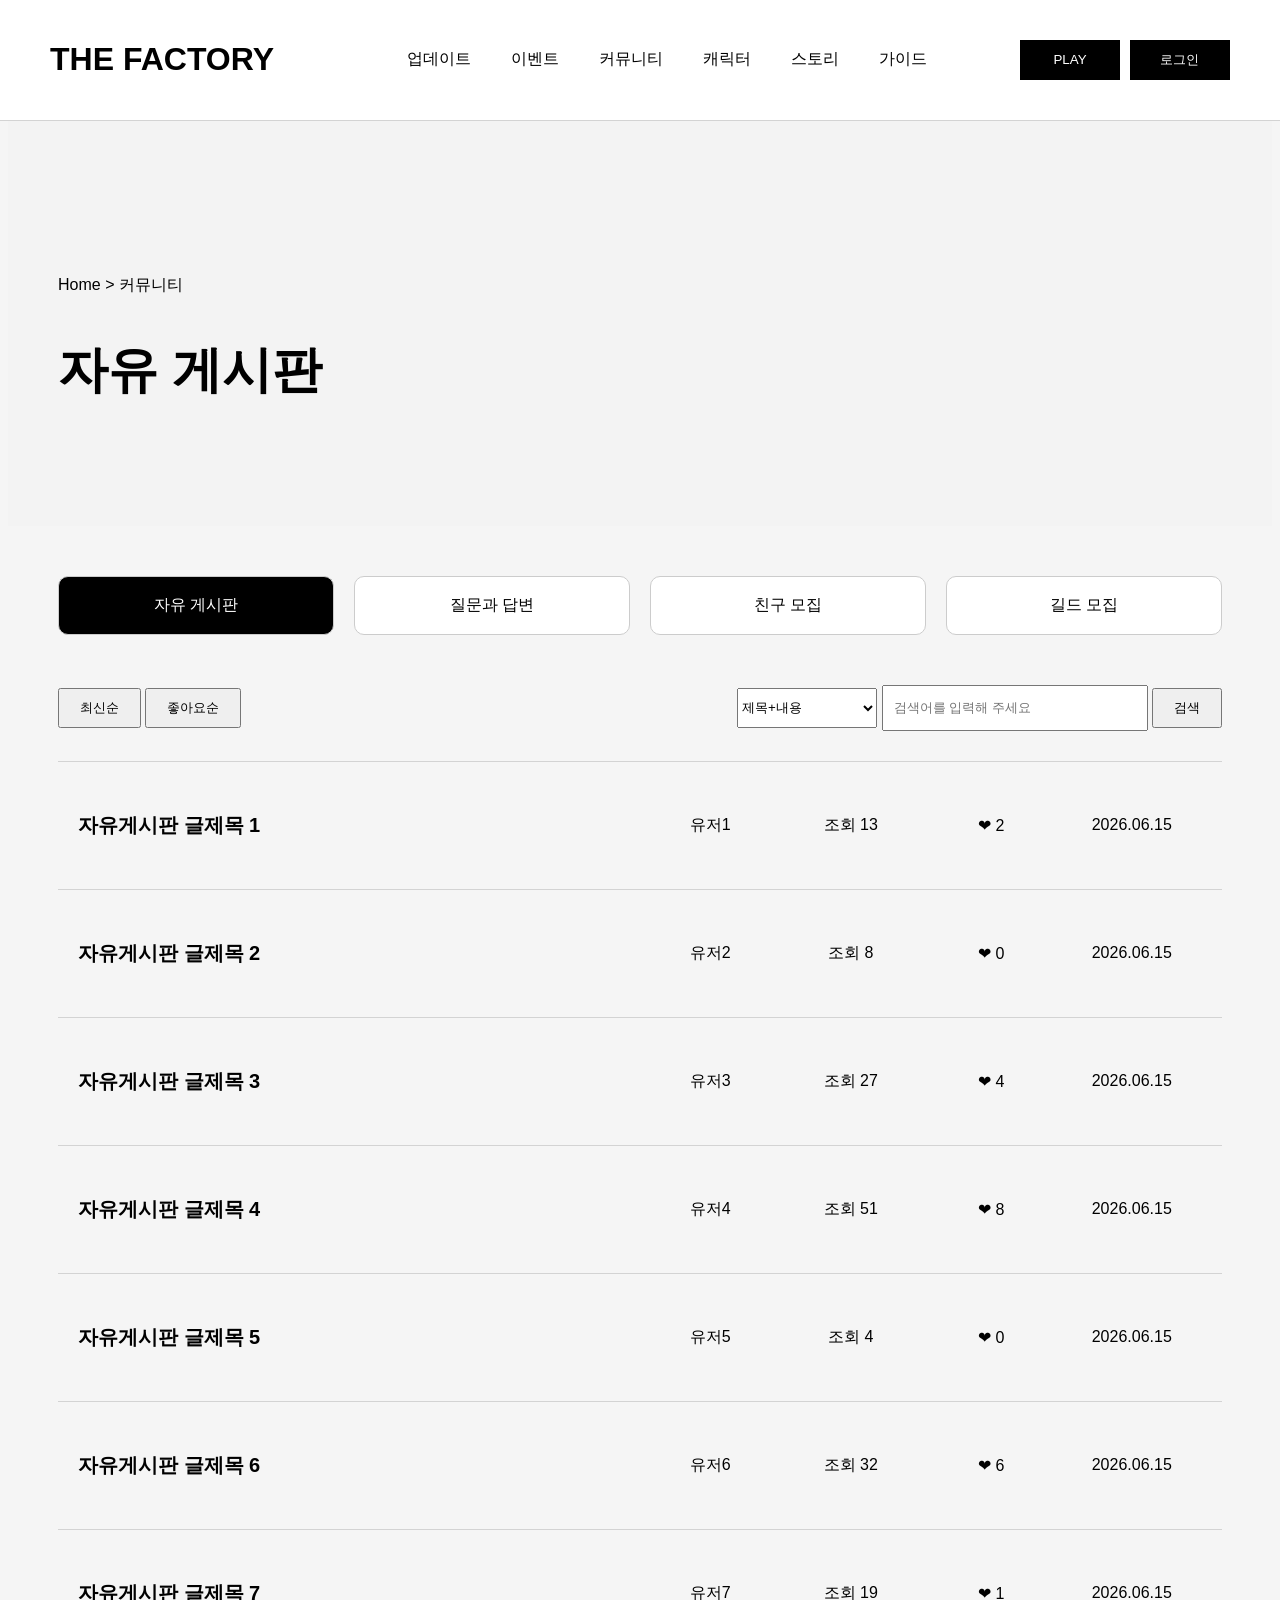
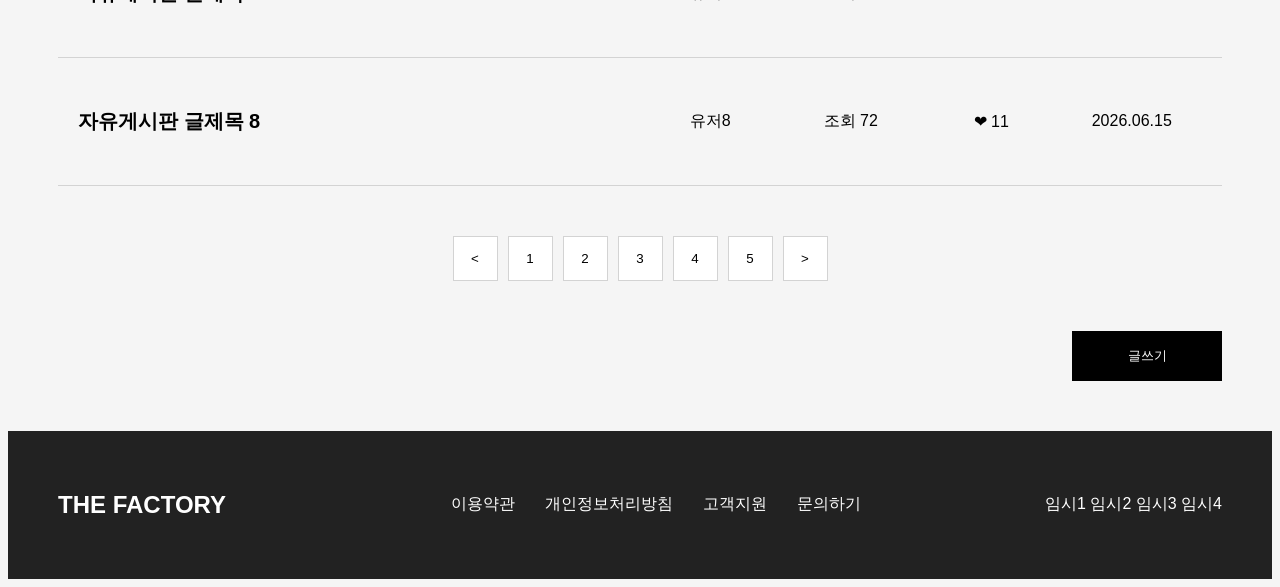
<file: commu.html>
<!DOCTYPE html>
<html>
    <head>

        <meta name="viewport" content="width=device-width, initial-scale=1.0">
        <title>The Factory - 커뮤니티</title>

        <link rel="stylesheet" href="commu_style.css">
        
        
    </head>
    
    <body>
        
    <header>

        <a href="index.html"><h1>THE FACTORY</h1></a>


        <nav>

            <ul>

                <li><a href="update.html">업데이트</a></li>
                <li><a href="event.html">이벤트</a></li>
                <li><a href="commu.html">커뮤니티</a></li>
                <li><a href="character.html">캐릭터</a></li>
                <li><a href="story.html">스토리</a></li>
                <li><a href="guide.html">가이드</a></li>

            </ul>

        </nav>


        <div class="header-button">

            <button>PLAY</button>

            <a href="login.html"><button>로그인</button></a>
            
        </div>

    </header>
    
        <section class="banner">

            <p>Home > 커뮤니티</p>
            <h2>커뮤니티</h2>

        </section>
        
        <section class="community-banner">

    <p>Home > 커뮤니티</p>

    <h2>자유 게시판</h2>

</section>


    <div class="board-tabs">

        <div class="active">자유 게시판</div>

        <div>질문과 답변</div>

        <div>친구 모집</div>

        <div>길드 모집</div>

    </div>


    <div class="search-row">

        <div>

            <button>최신순</button>

            <button>좋아요순</button>

        </div>

        <div>

            <select>

                <option>제목+내용</option>

            </select>

            <input type="text" placeholder="검색어를 입력해 주세요">

            <button>검색</button>

        </div>

    </div>


    <div class="board-list">

        <div class="board-item">

            <h3>자유게시판 글제목 1</h3>

            <span>유저1</span>

            <span>조회 13</span>

            <span>❤ 2</span>

            <span>2026.06.15</span>

        </div>


        <div class="board-item">

            <h3>자유게시판 글제목 2</h3>

            <span>유저2</span>

            <span>조회 8</span>

            <span>❤ 0</span>

            <span>2026.06.15</span>

        </div>


        <div class="board-item">

            <h3>자유게시판 글제목 3</h3>

            <span>유저3</span>

            <span>조회 27</span>

            <span>❤ 4</span>

            <span>2026.06.15</span>

        </div>


        <div class="board-item">

            <h3>자유게시판 글제목 4</h3>

            <span>유저4</span>

            <span>조회 51</span>

            <span>❤ 8</span>

            <span>2026.06.15</span>

        </div>


        <div class="board-item">

            <h3>자유게시판 글제목 5</h3>

            <span>유저5</span>

            <span>조회 4</span>

            <span>❤ 0</span>

            <span>2026.06.15</span>

        </div>


        <div class="board-item">

            <h3>자유게시판 글제목 6</h3>

            <span>유저6</span>

            <span>조회 32</span>

            <span>❤ 6</span>

            <span>2026.06.15</span>

        </div>


        <div class="board-item">

            <h3>자유게시판 글제목 7</h3>

            <span>유저7</span>

            <span>조회 19</span>

            <span>❤ 1</span>

            <span>2026.06.15</span>

        </div>


        <div class="board-item">

            <h3>자유게시판 글제목 8</h3>

            <span>유저8</span>

            <span>조회 72</span>

            <span>❤ 11</span>

            <span>2026.06.15</span>

        </div>

    </div>


    <div class="page">

        <button><</button>

        <button>1</button>

        <button>2</button>

        <button>3</button>

        <button>4</button>

        <button>5</button>

        <button>></button>

    </div>


    <div class="write">

        <button>글쓰기</button>

    </div>
    

    <footer>

        <h2>THE FACTORY</h2>

        <ul>
            
            <a href="#"><li>이용약관</li></a>

            <a href="#"><li>개인정보처리방침</li></a>

            <a href="FAQ.html"><li>고객지원</li></a>

            <a href="#"><li>문의하기</li></a>

        </ul>

        <div class="sns">

            <span>임시1</span>

            <span>임시2</span>

            <span>임시3</span>

            <span>임시4</span>

        </div>

    </footer>
</file>
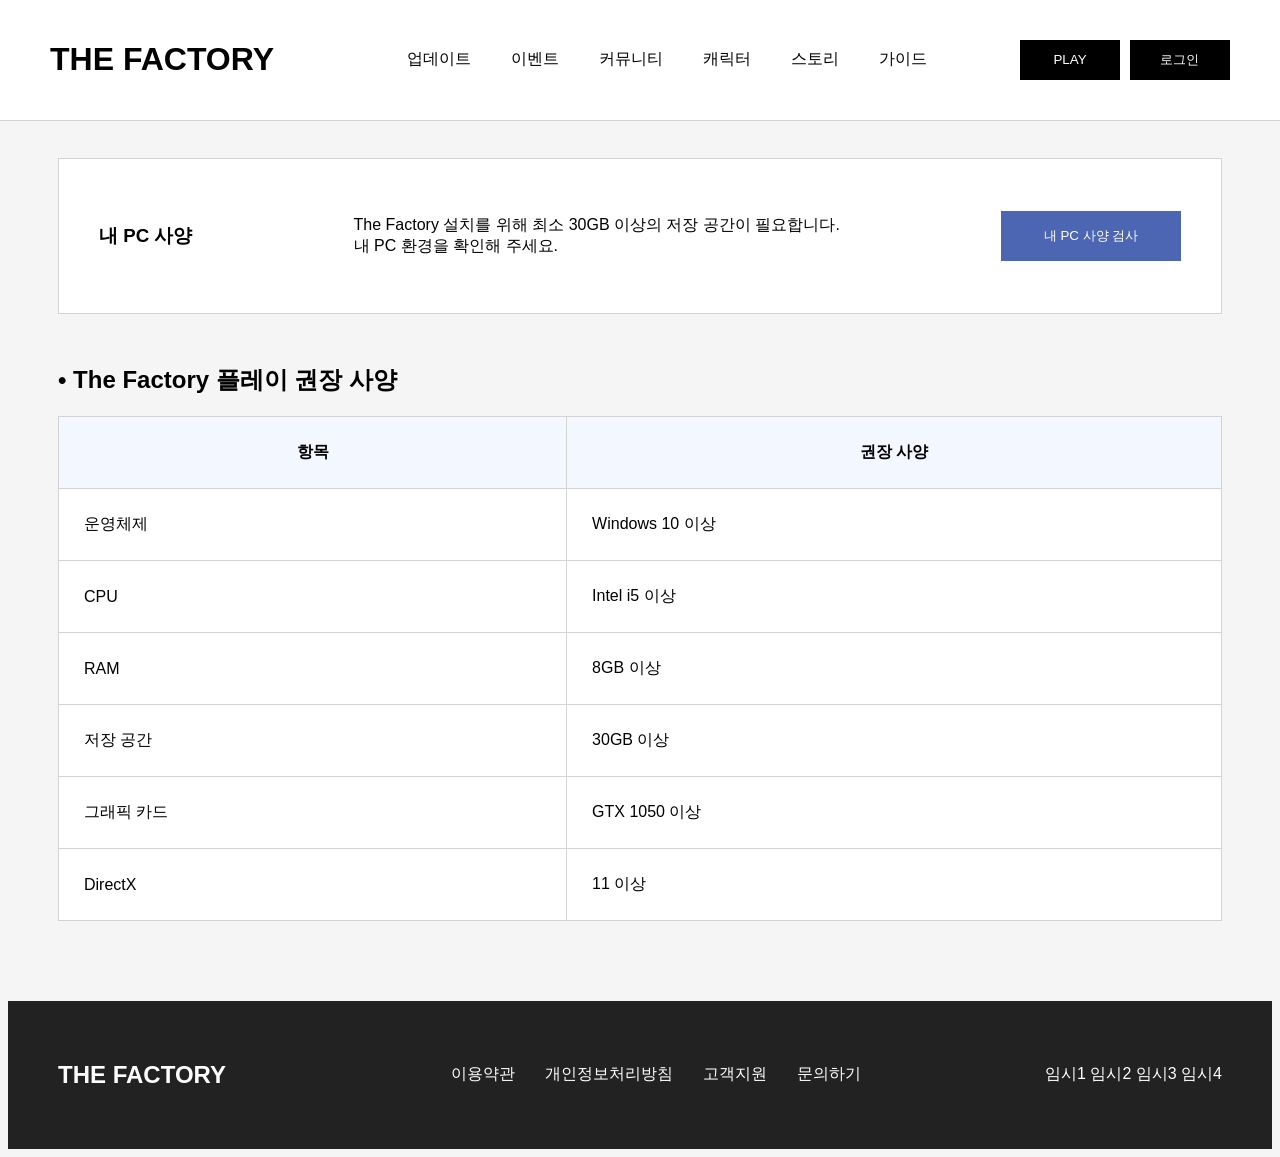
<file: download.html>
<!DOCTYPE html>
<html>
<head>

    <meta name="viewport" content="width=device-width, initial-scale=1.0">
    <title>The Factory - 다운로드</title>
    <link rel="stylesheet" href="download_style.css">

</head>

<body>

    <!-- 헤더 -->

    <header>

        <a href="index.html"><h1>THE FACTORY</h1></a>

        <nav>

            <ul>

                <li><a href="update.html">업데이트</a></li>
                <li><a href="event.html">이벤트</a></li>
                <li><a href="commu.html">커뮤니티</a></li>
                <li><a href="character.html">캐릭터</a></li>
                <li><a href="story.html">스토리</a></li>
                <li><a href="guide.html">가이드</a></li>

            </ul>

        </nav>


        <div class="header-button">

            <button>PLAY</button>

            <a href="login.html"><button>로그인</button></a>

        </div>

    </header>


<section class="download-page">

    <div class="pc-box">

        <h3>내 PC 사양</h3>

        <p>
            The Factory 설치를 위해 최소 30GB 이상의 저장 공간이 필요합니다.<br>
            내 PC 환경을 확인해 주세요.
        </p>

        <button>내 PC 사양 검사</button>

    </div>


    <h2>• The Factory 플레이 권장 사양</h2>

    <table class="spec-table">

        <tr>
            <th>항목</th>
            <th>권장 사양</th>
        </tr>

        <tr>
            <td>운영체제</td>
            <td>Windows 10 이상</td>
        </tr>

        <tr>
            <td>CPU</td>
            <td>Intel i5 이상</td>
        </tr>

        <tr>
            <td>RAM</td>
            <td>8GB 이상</td>
        </tr>

        <tr>
            <td>저장 공간</td>
            <td>30GB 이상</td>
        </tr>

        <tr>
            <td>그래픽 카드</td>
            <td>GTX 1050 이상</td>
        </tr>

        <tr>
            <td>DirectX</td>
            <td>11 이상</td>
        </tr>

    </table>



</section>


    <footer>

        <h2>THE FACTORY</h2>

        <ul>

            <a href="#"><li>이용약관</li></a>

            <a href="#"><li>개인정보처리방침</li></a>

            <a href="FAQ.html"><li>고객지원</li></a>

            <a href="#"><li>문의하기</li></a>

        </ul>

        <div class="sns">

            <span>임시1</span>

            <span>임시2</span>

            <span>임시3</span>

            <span>임시4</span>

        </div>

    </footer>
</file>
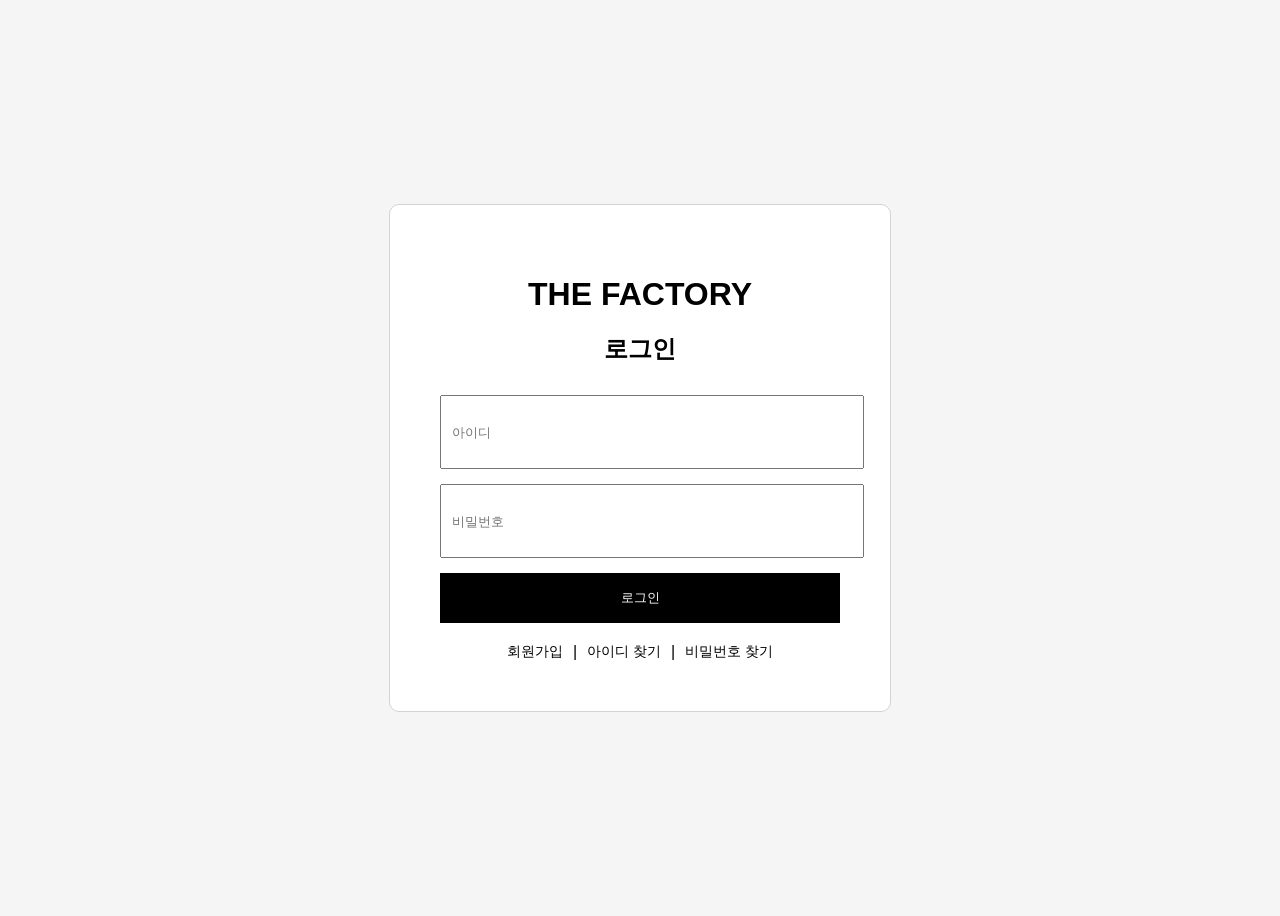
<file: login.html>
<!DOCTYPE html>
<html>
    <head>

        <meta name="viewport" content="width=device-width, initial-scale=1.0">
        <title>The Factory - 로그인</title>
        <link rel="stylesheet" href="login_style.css">

    </head>


    <body>

        <div class="login-box">

            <h1>THE FACTORY</h1>

            <h2>로그인</h2>

            <input type="text" placeholder="아이디">

            <input type="password" placeholder="비밀번호">

            <button>로그인</button>

            <div class="login-link">

                <a href="#">회원가입</a>

                <span>|</span>

                <a href="#">아이디 찾기</a>

                <span>|</span>

                <a href="#">비밀번호 찾기</a>

            </div>

        </div>

    </body>

</html>
</file>
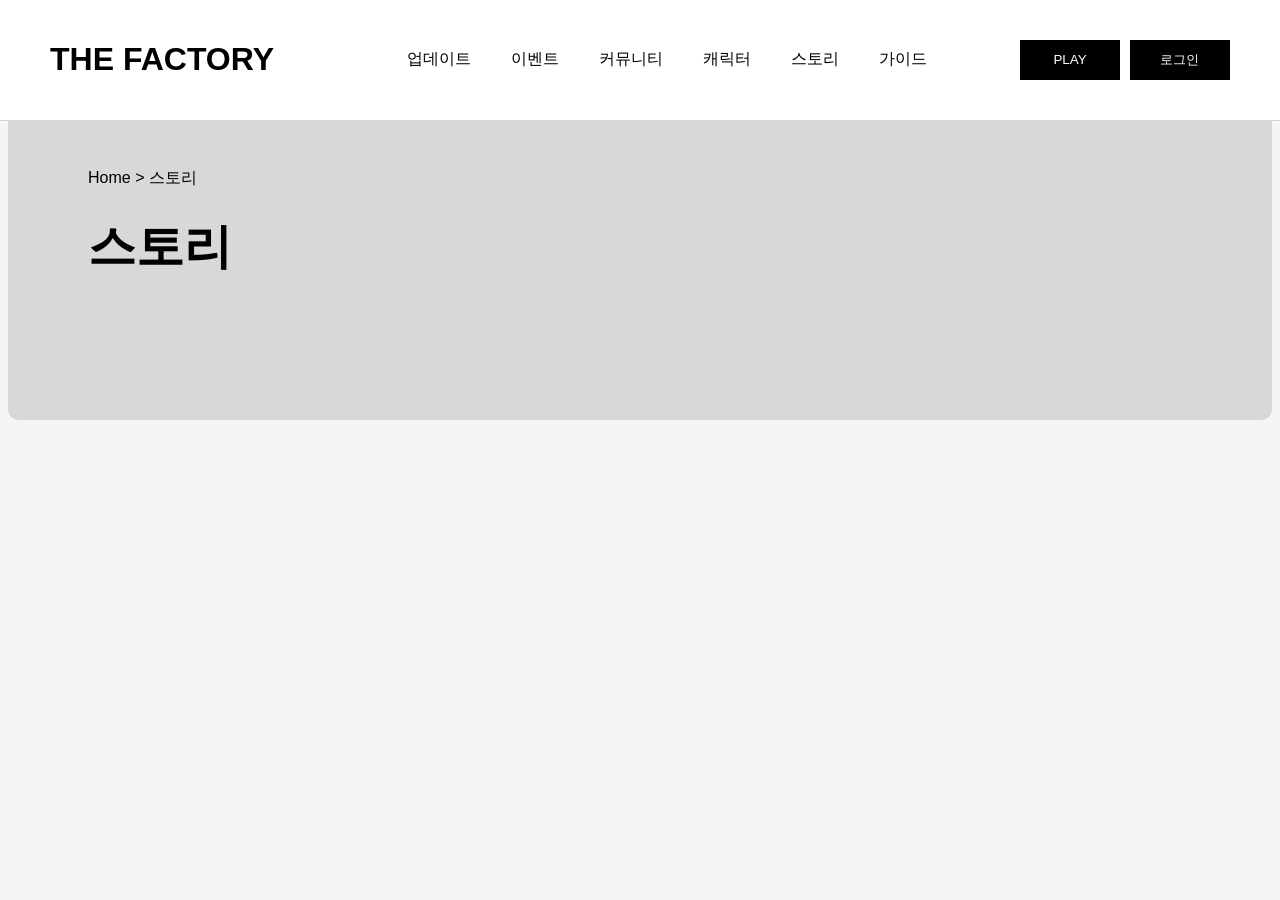
<file: story.html>
<!DOCTYPE html>
<html>
    <head>

        <meta name="viewport" content="width=device-width, initial-scale=1.0">
        <title>The Factory - 스토리</title>

        <link rel="stylesheet" href="story_style.css">
        
        
    </head>
    
    <body>
        
    <header>

        <a href="index.html"><h1>THE FACTORY</h1></a>


        <nav>

            <ul>

                <li><a href="update.html">업데이트</a></li>
                <li><a href="event.html">이벤트</a></li>
                <li><a href="commu.html">커뮤니티</a></li>
                <li><a href="character.html">캐릭터</a></li>
                <li><a href="story.html">스토리</a></li>
                <li><a href="guide.html">가이드</a></li>

            </ul>

        </nav>


        <div class="header-button">

            <button>PLAY</button>

            <a href="login.html"><button>로그인</button></a>
            
        </div>

    </header>


    <section class="banner">

        <p>Home > 스토리</p>
        <h2>스토리</h2>

    </section>
</file>
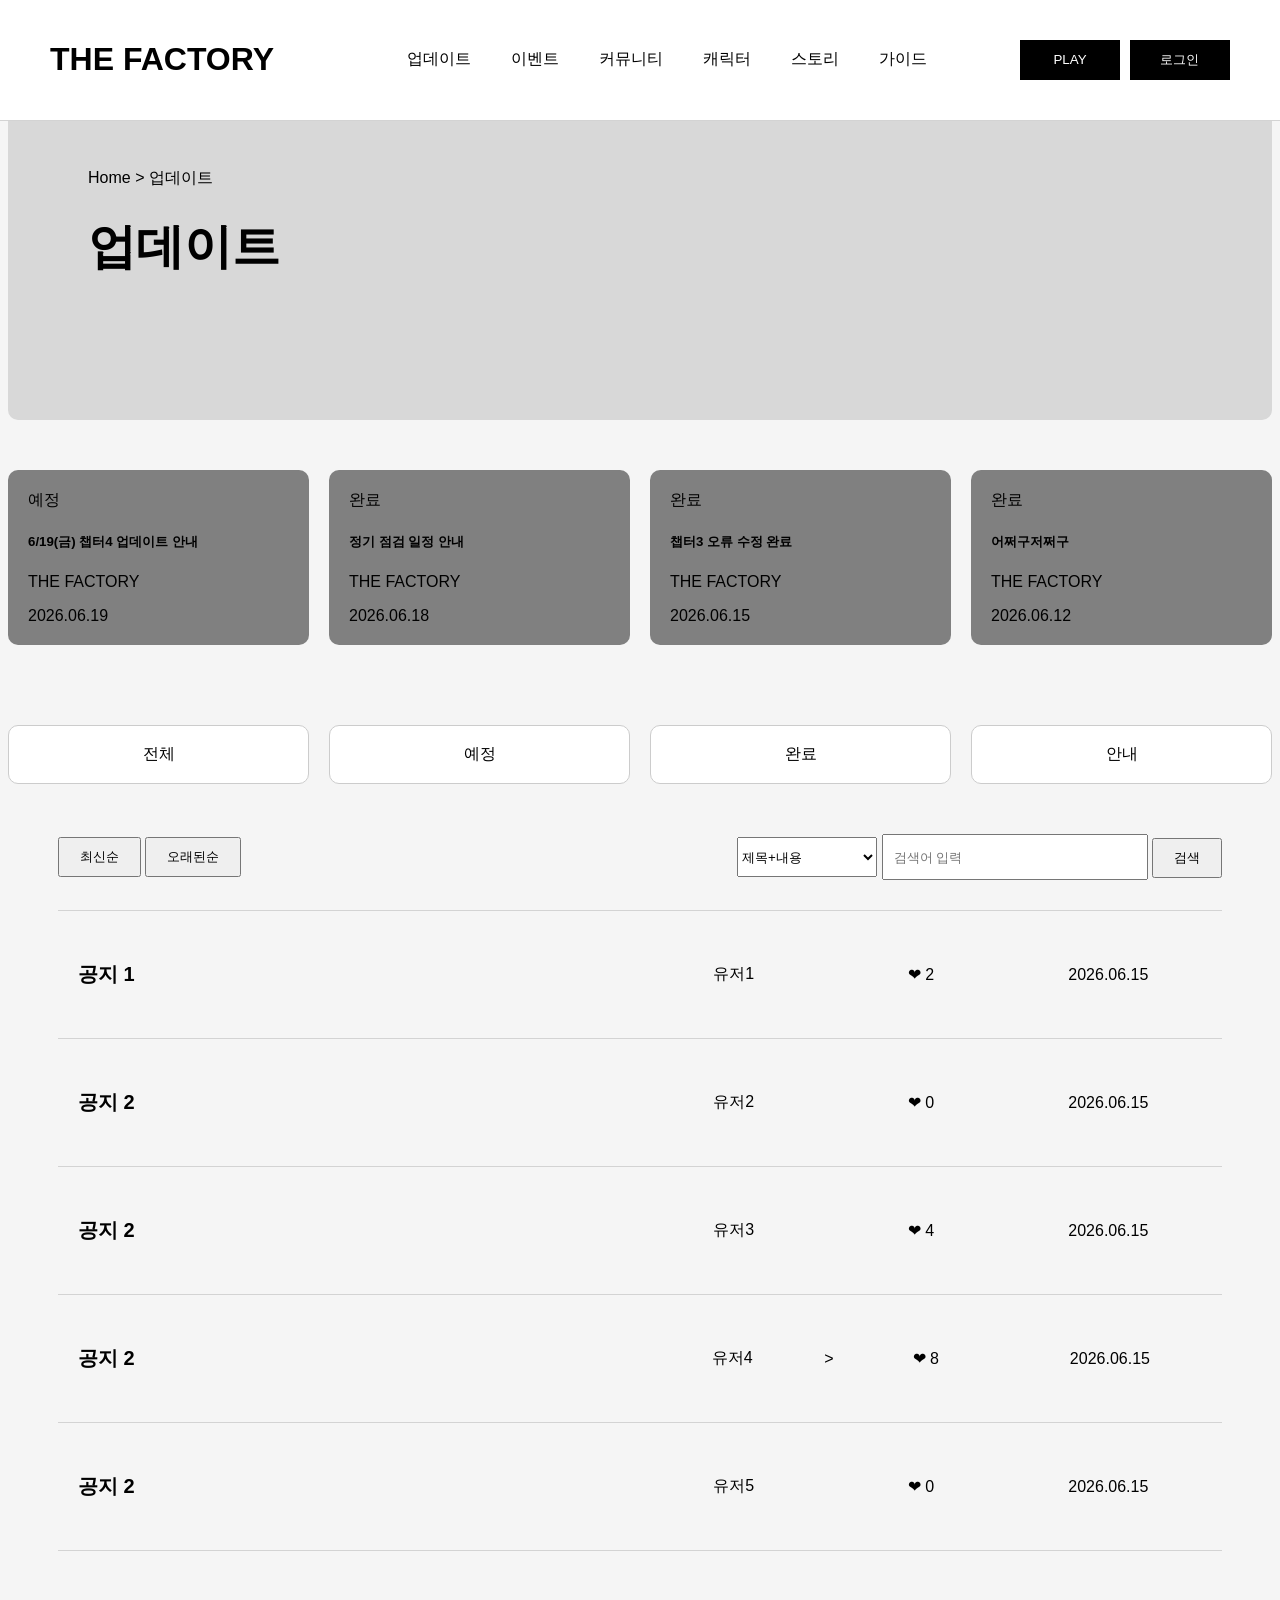
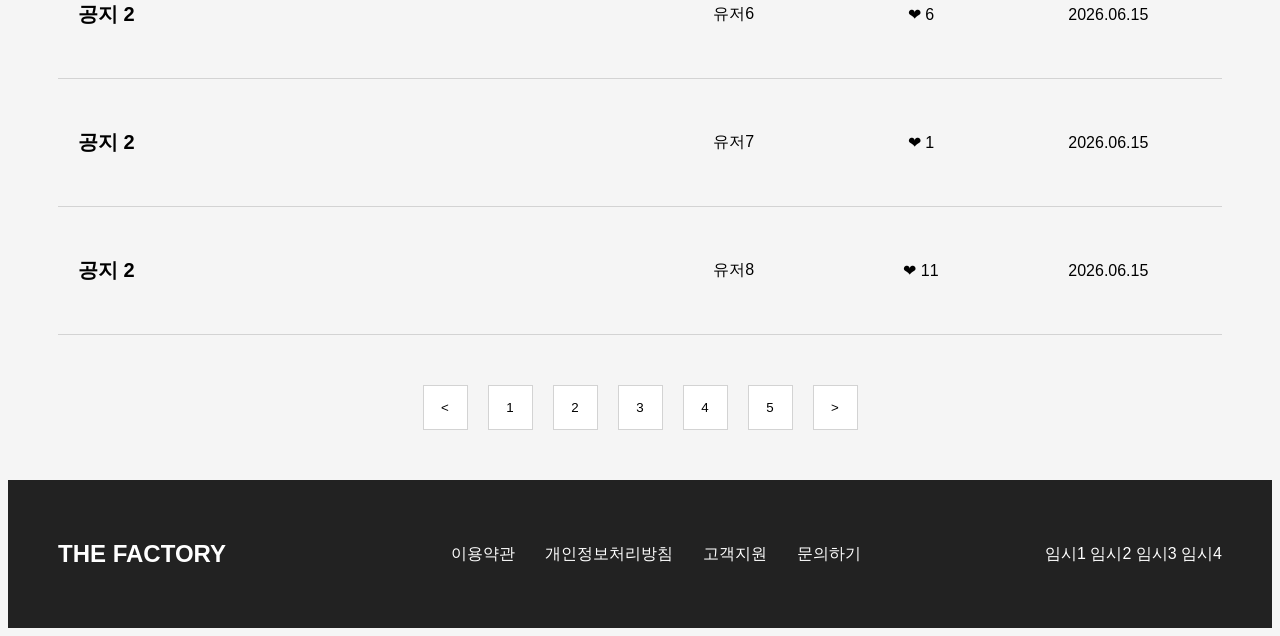
<file: update.html>
<!DOCTYPE html>
<html>
    <head>

        <meta name="viewport" content="width=device-width, initial-scale=1.0">
        <title>The Factory - 업데이트</title>

        <link rel="stylesheet" href="event_style.css">
        <link rel="stylesheet" href="commu_style.css">
        
        
    </head>
    
    <body>
        
    <header>

        <a href="index.html"><h1>THE FACTORY</h1></a>


        <nav>

            <ul>

                <li><a href="update.html">업데이트</a></li>
                <li><a href="event.html">이벤트</a></li>
                <li><a href="commu.html">커뮤니티</a></li>
                <li><a href="character.html">캐릭터</a></li>
                <li><a href="story.html">스토리</a></li>
                <li><a href="guide.html">가이드</a></li>

            </ul>

        </nav>


        <div class="header-button">

            <button>PLAY</button>

            <a href="login.html"><button>로그인</button></a>
            
        </div>

    </header>
    
        <section class="banner">

            <p>Home > 업데이트</p>
            <h2>업데이트</h2>

        </section>
        

<div class="recommend-list">

    <div class="card">

        <div class="card-body">

            <span class="tag">예정</span>

            <h5>6/19(금) 챕터4 업데이트 안내</h5>

            <p>THE FACTORY</p>

            <div class="card-info">

                <span>2026.06.19</span>

            </div>

        </div>

    </div>


    <div class="card">

        <div class="card-body">

            <span class="tag">완료</span>

            <h5>정기 점검 일정 안내</h5>

            <p>THE FACTORY</p>

            <div class="card-info">

                <span>2026.06.18</span>

            </div>

        </div>

    </div>


    <div class="card">

        <div class="card-body">

            <span class="tag">완료</span>

            <h5>챕터3 오류 수정 완료</h5>

            <p>THE FACTORY</p>

            <div class="card-info">

                <span>2026.06.15</span>

            </div>

        </div>

    </div>


    <div class="card">

        <div class="card-body">

            <span class="tag">완료</span>

            <h5>어쩌구저쩌구</h5>

            <p>THE FACTORY</p>

            <div class="card-info">

                <span>2026.06.12</span>

            </div>

        </div>

    </div>

</div>


        <div class="tabs">
        <div class="active">전체</div>
        <div>예정</div>
        <div>완료</div>
        <div>안내</div>
        </div>

        <div class="search-row">
        <div>
        <button class="btn btn-outline-dark">최신순</button>
        <button class="btn btn-outline-dark">오래된순</button>
        </div>
        <div>
        <select class="form-select d-inline" style="width:140px;">
        <option>제목+내용</option>
        </select>
        <input type="text" class="form-control d-inline" style="width:250px;" placeholder="검색어 입력">
        <button class="btn btn-dark">검색</button>
        </div>
        </div>

      
<div class="board-list">

        <div class="board-item">

            <h3>공지 1</h3>

            <span>유저1</span>

            <span>❤ 2</span>

            <span>2026.06.15</span>

        </div>


        <div class="board-item">

            <h3>공지 2</h3>

            <span>유저2</span>

            <span>❤ 0</span>

            <span>2026.06.15</span>

        </div>


        <div class="board-item">

            <h3>공지 2</h3>

            <span>유저3</span>

            <span>❤ 4</span>

            <span>2026.06.15</span>

        </div>


        <div class="board-item">

            <h3>공지 2</h3>

            <span>유저4</span>>

            <span>❤ 8</span>

            <span>2026.06.15</span>

        </div>


        <div class="board-item">

            <h3>공지 2</h3>

            <span>유저5</span>

            <span>❤ 0</span>

            <span>2026.06.15</span>

        </div>


        <div class="board-item">

            <h3>공지 2</h3>

            <span>유저6</span>

            <span>❤ 6</span>

            <span>2026.06.15</span>

        </div>


        <div class="board-item">

            <h3>공지 2</h3>

            <span>유저7</span>

            <span>❤ 1</span>

            <span>2026.06.15</span>

        </div>


        <div class="board-item">

            <h3>공지 2</h3>

            <span>유저8</span>

            <span>❤ 11</span>

            <span>2026.06.15</span>

        </div>

    </div>


        <div class="page">
        <button><</button>
        <button>1</button>
        <button>2</button>
        <button>3</button>
        <button>4</button>
        <button>5</button>
        <button>></button>
        </div>

        </div>


    <footer>

        <h2>THE FACTORY</h2>

        <ul>

            <a href="#"><li>이용약관</li></a>

            <a href="#"><li>개인정보처리방침</li></a>

            <a href="FAQ.html"><li>고객지원</li></a>

            <a href="#"><li>문의하기</li></a>

        </ul>

        <div class="sns">

            <span>임시1</span>

            <span>임시2</span>

            <span>임시3</span>

            <span>임시4</span>

        </div>

    </footer>


    </body>

</html>
</file>
<file: commu_style.css>
body{
            font-family:Arial;

            background:#f5f5f5;
        }

        a{
            text-decoration:none;
            color:black;
        }

        ul{
            list-style:none;
        }

        

        header{

            display:flex;
            justify-content:space-between;
            align-items:center;
            background-color: white;

            z-index: 10000;

            padding:20px 50px;

            border-bottom:1px solid lightgray;

            position:fixed;
            top:0;
            left:0;
            right:0;
            
            background:white;


        }

        nav ul{

            display:flex;
            gap:40px;

        }

        nav a:hover{

            font-weight:bold;

        }

        header button{

            width:100px;
            height:40px;

            background:black;
            color:white;

            border:none;

        }


        .header-button{

            display:flex;

            gap:10px;

        }

        .header-button button:hover{

            color: lightgray;

            background: gray;

        }



        .community-banner{

            padding:150px 50px 80px;

            background:#f3f3f3;

        }

        .community-banner p{

            margin-bottom:30px;

        }

        .community-banner h2{

            font-size:50px;

        }


        .board-tabs{

            display:flex;

            gap:20px;

            margin:50px;

        }

        .board-tabs div{

            flex:1;

            padding:18px;

            text-align:center;

            border:1px solid #ccc;

            border-radius:10px;

            background:white;

            cursor:pointer;

            transition:0.3s;

        }

        .board-tabs div:hover{

            background:black;

            color:white;

        }

        .board-tabs .active{

            background:black;

            color:white;

        }


        .search-row{

            display:flex;

            justify-content:space-between;

            align-items:center;

            padding:0 50px;

            margin-bottom:30px;

        }

        .search-row button{

            height:40px;

            padding:0 20px;

        }

        .search-row select{

            height:40px;

            width:140px;

        }

        .search-row input{

            height:40px;

            width:250px;

            padding-left:10px;

        }


        .board-list{

            padding:0 50px;

        }

        .board-item{

            display:flex;

            align-items:center;

            padding:30px 20px;

            border-top:1px solid lightgray;

        }

        .board-item:last-child{

            border-bottom:1px solid lightgray;

        }

        .board-item h3{

            width:50%;

            font-size:20px;

        }

        .board-item span{

            flex:1;

            text-align:center;

        }


        .page{

            display:flex;

            justify-content:center;

            gap:10px;

            margin:50px 0;

        }

        .page button{

            width:45px;

            height:45px;

            border:1px solid lightgray;

            background:white;

        }

        .page button:hover{

            background:black;

            color:white;

        }


        .write{

            display:flex;

            justify-content:flex-end;

            padding:0 50px 50px;

        }

        .write button{

            width:150px;

            height:50px;

            background:black;

            color:white;

            border:none;

        }


        
        footer{

            display:flex;
            justify-content:space-between;
            align-items:center;

            padding:40px 50px;

            background:#222;

            color:white;

        }

        footer ul{

            display:flex;

            gap:30px;

        }

footer a{

    color:white;

    text-decoration:none;

}

footer a:hover{

    color:blue;

}
</file>
<file: download_style.css>
body{
            font-family:Arial;

            background:#f5f5f5;
        }

        a{
            text-decoration:none;
            color:black;
        }

        ul{
            list-style:none;
        }

        

        header{

            display:flex;
            justify-content:space-between;
            align-items:center;
            background-color: white;

            z-index: 10000;

            padding:20px 50px;

            border-bottom:1px solid lightgray;

            position:fixed;
            top:0;
            left:0;
            right:0;
            
            background:white;


        }


        nav ul{

            display:flex;
            gap:40px;

        }

        nav a:hover{

            font-weight:bold;

        }

        header button{

            width:100px;
            height:40px;

            background:black;
            color:white;

            border:none;

        }


        .header-button{

            display:flex;

            gap:10px;

        }

        .header-button button:hover{

            color: lightgray;

            background: gray;

        }


.download-page{

    padding:150px 50px 80px;

}

.pc-box{

    display:flex;

    justify-content:space-between;

    align-items:center;

    padding:40px;

    background:white;

    border:1px solid lightgray;

    margin-bottom:50px;

}

.pc-box button{

    width:180px;
    height:50px;

    border:none;

    background:#4d66b3;

    color:white;

}

.pc-box button:hover{

    background: #2f3d68;
}

.download-page h2{

    margin:50px 0 20px;

}

.spec-table{

    width:100%;

    border-collapse:collapse;

    background:white;

}

.spec-table th,
.spec-table td{

    border:1px solid lightgray;

    padding:25px;

}

.spec-table th{

    background:#f3f7ff;

}




        footer{

            display:flex;
            justify-content:space-between;
            align-items:center;

            padding:40px 50px;

            background:#222;

            color:white;

        }

        footer ul{

            display:flex;

            gap:30px;

        }


footer a{

    color:white;

    text-decoration:none;

}

footer a:hover{

    color:blue;

}
</file>
<file: login_style.css>
body{

    display:flex;

    justify-content:center;
    align-items:center;

    height:100vh;

    background:#f5f5f5;

    font-family:Arial;

}

.login-box{

    width:400px;

    padding:50px;

    background:white;

    border:1px solid lightgray;

    border-radius:10px;

    text-align:center;

}

.login-box h1{

    margin-bottom:20px;

}

.login-box h2{

    margin-bottom:30px;

}

.login-box input{

    width:100%;

    height:50px;

    padding:10px;

    margin-bottom:15px;

}

.login-box button{

    width:100%;

    height:50px;

    background:black;

    color:white;

    border:none;

    margin-bottom:20px;

}

.login-link{

    display:flex;

    justify-content:center;

    gap:10px;

}

.login-link a{

    color:black;

    text-decoration:none;

    font-size:14px;

}
</file>
<file: story_style.css>
body{
            font-family:Arial;

            background:#f5f5f5;
        }

        a{
            text-decoration:none;
            color:black;
        }

        ul{
            list-style:none;
        }

        /* 헤더 */

        header{

            display:flex;
            justify-content:space-between;
            align-items:center;
            background-color: white;

            z-index: 10000;

            padding:20px 50px;

            border-bottom:1px solid lightgray;

            position:fixed;
            top:0;
            left:0;
            right:0;
            
            background:white;


        }

        nav ul{

            display:flex;
            gap:40px;

        }

        nav a:hover{

            font-weight:bold;

        }

        header button{

            width:100px;
            height:40px;

            background:black;
            color:white;

            border:none;

        }

        .header-button{

            display:flex;

            gap:10px;

        }

        .header-button button:hover{

            color: lightgray;

            background: gray;

        }


        /* 메인 배너 */

            .banner{
                height:250px;
                background:#d8d8d8;
                padding:60px 80px;
                display:flex;
                flex-direction:column;
                justify-content:center;
                margin-top:50px;
                margin-bottom: 50px;
                border-radius: 10px 10px;
            }

            .banner h2{
                font-size:48px;
                margin-top:10px;
            }
</file>
<file: event_style.css>
body{
            font-family:Arial;

            background:#f5f5f5;
        }

        a{
            text-decoration:none;
            color:black;
        }

        ul{
            list-style:none;
        }

        

        header{

            display:flex;
            justify-content:space-between;
            align-items:center;
            background-color: white;

            z-index: 10000;

            padding:20px 50px;

            border-bottom:1px solid lightgray;

            position:fixed;
            top:0;
            left:0;
            right:0;
            
            background:white;


        }

        nav ul{

            display:flex;
            gap:40px;

        }

        nav a:hover{

            font-weight:bold;

        }

        header button{

            width:100px;
            height:40px;

            background:black;
            color:white;

            border:none;

        }


        .header-button{

            display:flex;

            gap:10px;

        }


        .header-button button:hover{

            color: lightgray;

            background: gray;

        }


            .banner{
                height:250px;
                background:#d8d8d8;
                padding:60px 80px;
                display:flex;
                flex-direction:column;
                justify-content:center;
                margin-top:50px;
                margin-bottom: 50px;
                border-radius: 10px 10px;
            }

            .banner h2{
                font-size:48px;
                margin-top:10px;
            }

            .recommend-list{

                display:flex;

                justify-content:space-between;

                gap:20px;

            }

            .card{

                flex:1;
                
                background-color: gray;

                border-radius: 10px;
            }   

            .card img{

                width:100%;

                display:block;

                border-radius: 10px;

            }

            .card-body{

                padding:20px;

            }


            .container-box{
                width:90%;
                margin:50px auto;
            }

            .section-title{
                font-size:32px;
                margin-bottom:30px;
            }

            .tabs{

                display:flex;

                gap:20px;

                margin-top:80px;

            }

            .tabs div{

                flex:1;

                padding:18px;

                text-align:center;

                border:1px solid #ccc;

                border-radius:10px;

                background:white;

                cursor:pointer;

                transition:0.3s;

            }

            .tabs div:hover{

                background:black;

                color:white;

            }

            .search-row{
                display:flex;
                justify-content:space-between;
                margin-bottom:30px;
                margin-top:50px;
            }

            .event-card{
                display:flex;
                background:white;
                border:1px solid #ddd;
                border-radius:10px;
                padding:20px;
                margin-bottom:20px;
                margin-top:50px;
            }

            .thumb{
                width:240px;
                height:140px;
                background:#ccc;
                margin-right:20px;
                flex-shrink:0;
            }
            
            .badge{
                display:inline-block;
                background:black;
                color:white;
                padding:5px 10px;
                margin-bottom:10px;
            }

        footer{

            display:flex;
            justify-content:space-between;
            align-items:center;

            padding:40px 50px;

            background:#222;

            color:white;

        }

        footer ul{

            display:flex;
            
            gap:30px;

        }

footer a{

    color:white;

    text-decoration:none;

}

footer a:hover{

    color:blue;

}

            .page{
                text-align:center;
                margin:40px 0;
            }

            .page button{
                width:40px;
                height:40px;
                margin:0 5px;
            }
</file>
